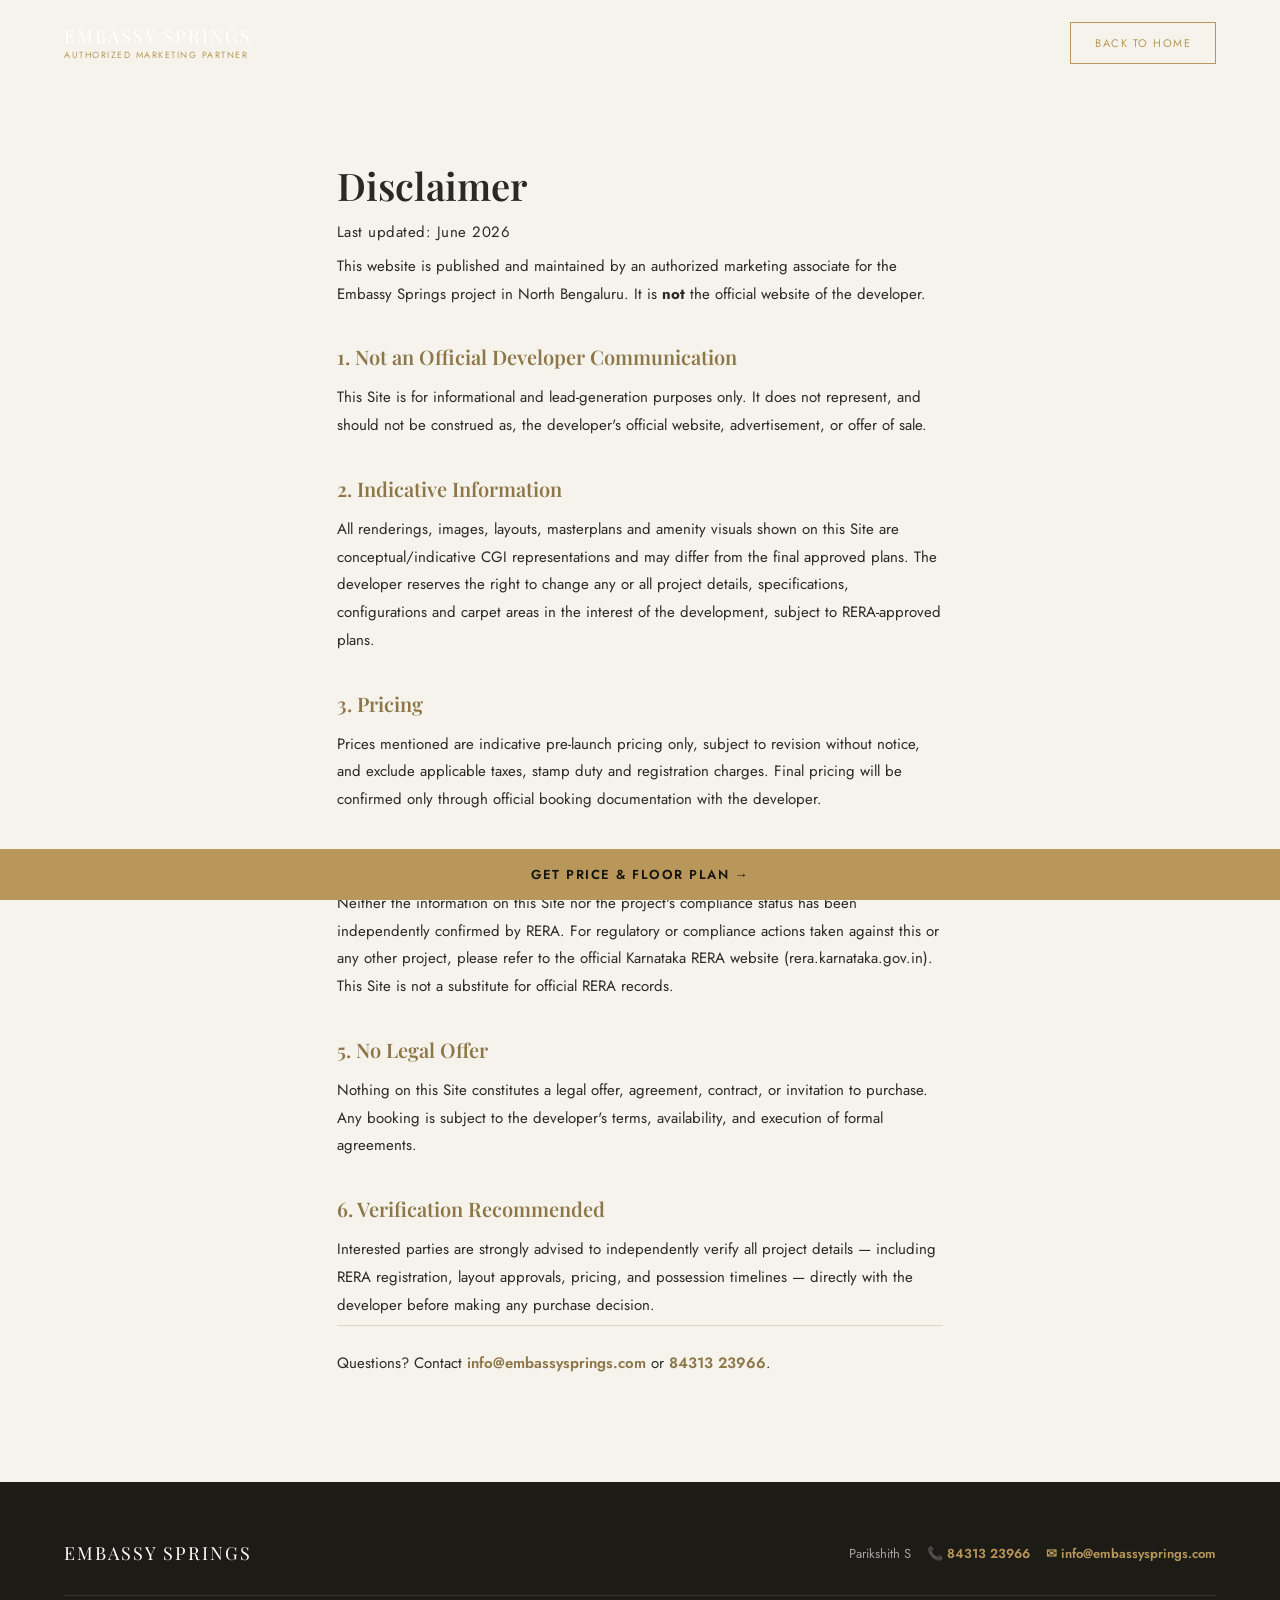
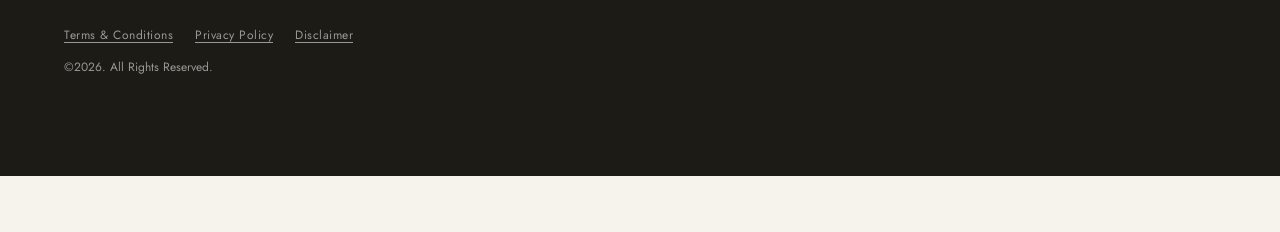
<file: disclaimer.html>
<!DOCTYPE html>
<html lang="en">
<head>
<meta charset="UTF-8">
<meta name="viewport" content="width=device-width, initial-scale=1.0">
<title>Disclaimer | Embassy Springs</title>
<meta name="description" content="Disclaimer for the Embassy Springs pre-launch information website, North Bengaluru. Not an official developer communication.">
<meta name="robots" content="index, follow">
<link rel="canonical" href="https://rahul72parihar.github.io/reallanding/disclaimer.html">
<link rel="icon" type="image/svg+xml" href="data:image/svg+xml,%3Csvg xmlns='http://www.w3.org/2000/svg' viewBox='0 0 100 100'%3E%3Crect width='100' height='100' fill='%2315140f'/%3E%3Ctext x='50' y='68' font-size='60' text-anchor='middle' fill='%23b9975a' font-family='Georgia,serif'%3EE%3C/text%3E%3C/svg%3E">
<link rel="stylesheet" href="style.css">
<link rel="preconnect" href="https://fonts.googleapis.com">
<link href="https://fonts.googleapis.com/css2?family=Playfair+Display:ital,wght@0,500;0,600;1,500;1,600&family=Jost:wght@300;400;500;600&display=swap" rel="stylesheet">
</head>
<body>

  <header class="navbar scrolled">
    <a href="index.html" class="logo">
      EMBASSY SPRINGS
      <span>Authorized Marketing Partner</span>
    </a>
    <a href="index.html" class="nav-cta">Back to Home</a>
  </header>

  <section class="legal-page">
    <h1>Disclaimer</h1>
    <p class="legal-updated">Last updated: June 2026</p>

    <p>This website is published and maintained by an authorized marketing associate for the Embassy Springs project in North Bengaluru. It is <strong>not</strong> the official website of the developer.</p>

    <h2>1. Not an Official Developer Communication</h2>
    <p>This Site is for informational and lead-generation purposes only. It does not represent, and should not be construed as, the developer's official website, advertisement, or offer of sale.</p>

    <h2>2. Indicative Information</h2>
    <p>All renderings, images, layouts, masterplans and amenity visuals shown on this Site are conceptual/indicative CGI representations and may differ from the final approved plans. The developer reserves the right to change any or all project details, specifications, configurations and carpet areas in the interest of the development, subject to RERA-approved plans.</p>

    <h2>3. Pricing</h2>
    <p>Prices mentioned are indicative pre-launch pricing only, subject to revision without notice, and exclude applicable taxes, stamp duty and registration charges. Final pricing will be confirmed only through official booking documentation with the developer.</p>

    <h2>4. RERA Compliance</h2>
    <p>Neither the information on this Site nor the project's compliance status has been independently confirmed by RERA. For regulatory or compliance actions taken against this or any other project, please refer to the official Karnataka RERA website (rera.karnataka.gov.in). This Site is not a substitute for official RERA records.</p>

    <h2>5. No Legal Offer</h2>
    <p>Nothing on this Site constitutes a legal offer, agreement, contract, or invitation to purchase. Any booking is subject to the developer's terms, availability, and execution of formal agreements.</p>

    <h2>6. Verification Recommended</h2>
    <p>Interested parties are strongly advised to independently verify all project details — including RERA registration, layout approvals, pricing, and possession timelines — directly with the developer before making any purchase decision.</p>

    <p class="legal-contact">Questions? Contact <a href="mailto:info@embassysprings.com">info@embassysprings.com</a> or <a href="tel:8431323966">84313 23966</a>.</p>
  </section>

  <footer>
    <div class="footer-top">
      <a href="index.html" class="logo">EMBASSY SPRINGS</a>
      <div class="footer-phone">
        <span>Parikshith S</span>
        <a href="tel:8431323966">📞 84313 23966</a>
        <a href="mailto:info@embassysprings.com">✉ info@embassysprings.com</a>
      </div>
    </div>
    <div class="legal-links">
      <a href="terms.html">Terms &amp; Conditions</a>
      <a href="privacy.html">Privacy Policy</a>
      <a href="disclaimer.html">Disclaimer</a>
    </div>
    <p class="copy">©2026. All Rights Reserved.</p>
  </footer>

  <a href="index.html#enquire" class="sticky-cta">Get Price &amp; Floor Plan →</a>

  <script src="script.js"></script>
</body>
</html>
</file>
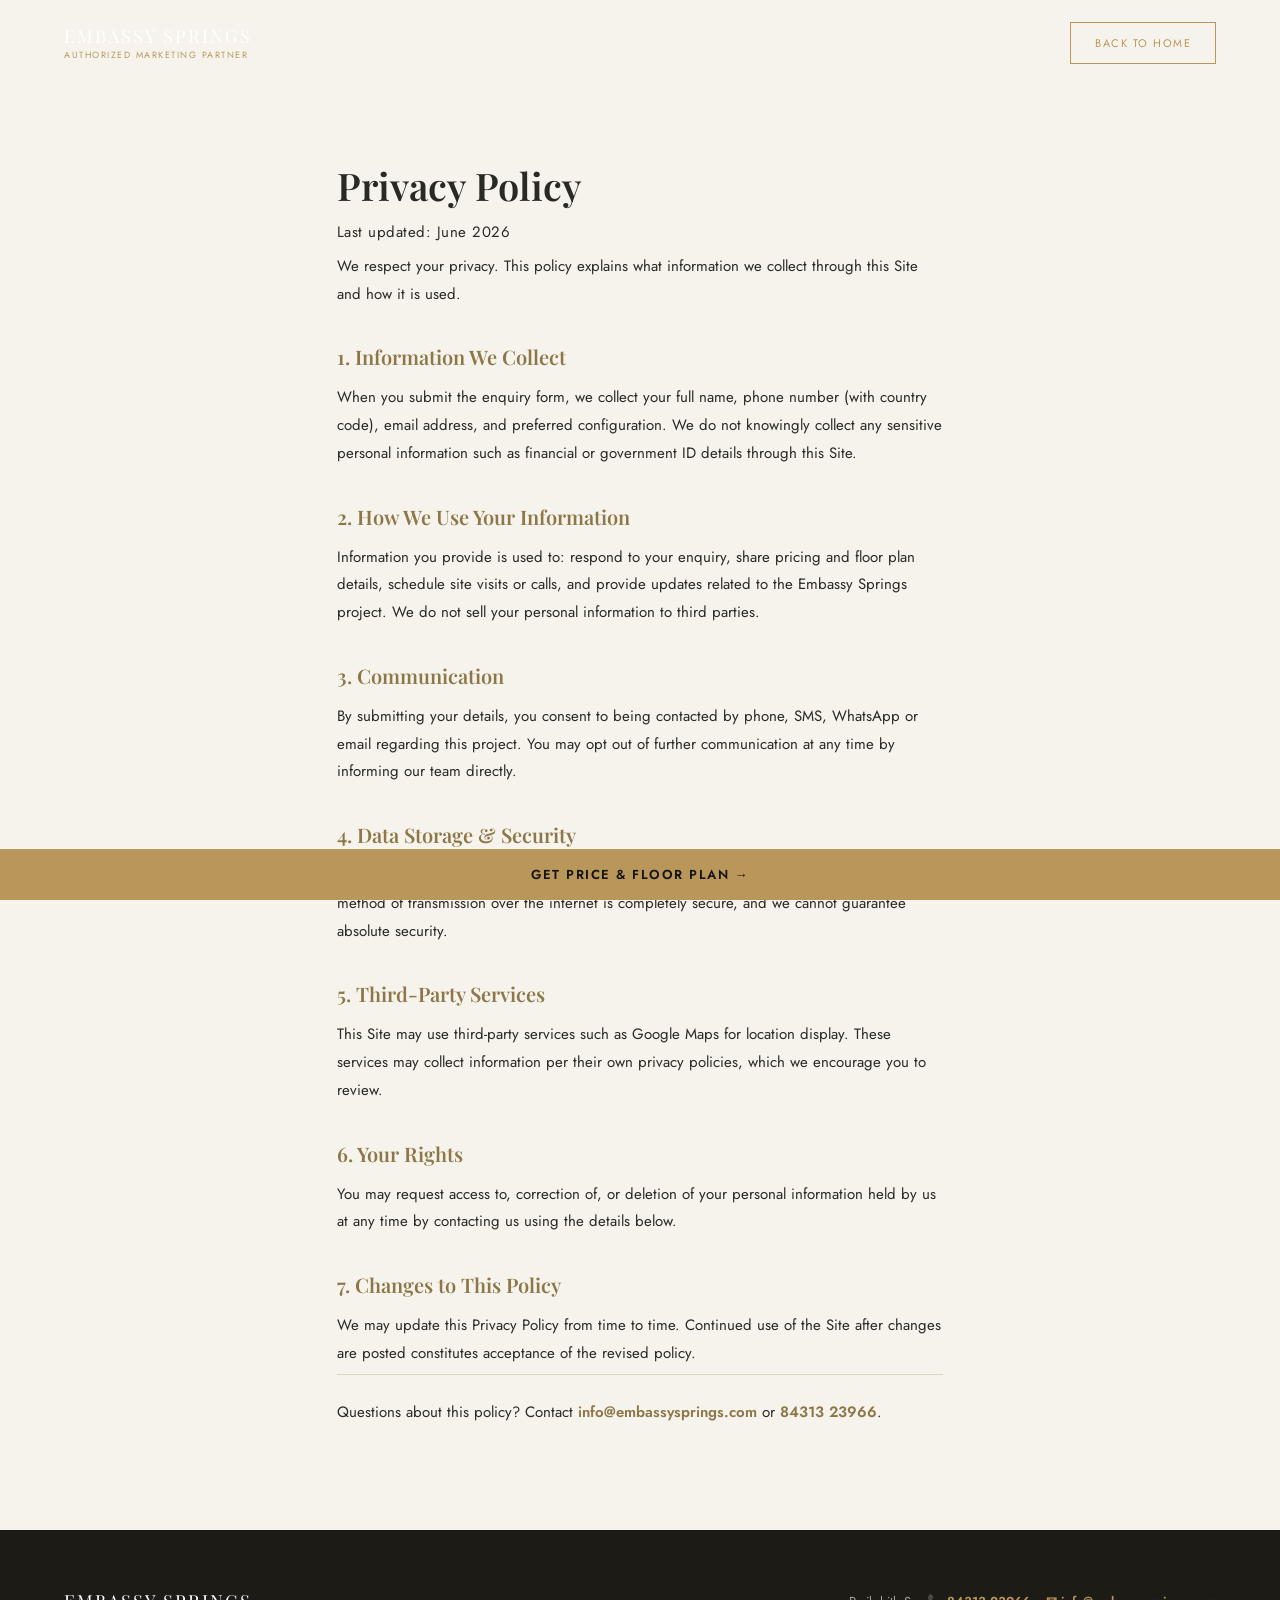
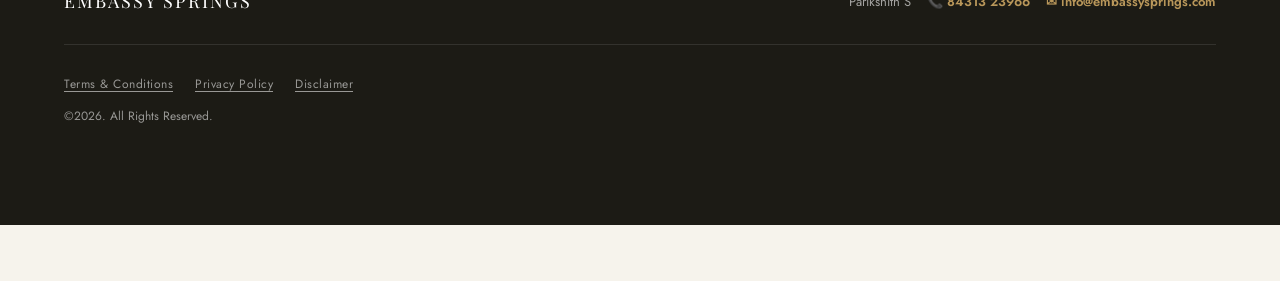
<file: privacy.html>
<!DOCTYPE html>
<html lang="en">
<head>
<meta charset="UTF-8">
<meta name="viewport" content="width=device-width, initial-scale=1.0">
<title>Privacy Policy | Embassy Springs</title>
<meta name="description" content="Privacy policy for the Embassy Springs pre-launch information website, North Bengaluru.">
<meta name="robots" content="index, follow">
<link rel="canonical" href="https://rahul72parihar.github.io/reallanding/privacy.html">
<link rel="icon" type="image/svg+xml" href="data:image/svg+xml,%3Csvg xmlns='http://www.w3.org/2000/svg' viewBox='0 0 100 100'%3E%3Crect width='100' height='100' fill='%2315140f'/%3E%3Ctext x='50' y='68' font-size='60' text-anchor='middle' fill='%23b9975a' font-family='Georgia,serif'%3EE%3C/text%3E%3C/svg%3E">
<link rel="stylesheet" href="style.css">
<link rel="preconnect" href="https://fonts.googleapis.com">
<link href="https://fonts.googleapis.com/css2?family=Playfair+Display:ital,wght@0,500;0,600;1,500;1,600&family=Jost:wght@300;400;500;600&display=swap" rel="stylesheet">
</head>
<body>

  <header class="navbar scrolled">
    <a href="index.html" class="logo">
      EMBASSY SPRINGS
      <span>Authorized Marketing Partner</span>
    </a>
    <a href="index.html" class="nav-cta">Back to Home</a>
  </header>

  <section class="legal-page">
    <h1>Privacy Policy</h1>
    <p class="legal-updated">Last updated: June 2026</p>

    <p>We respect your privacy. This policy explains what information we collect through this Site and how it is used.</p>

    <h2>1. Information We Collect</h2>
    <p>When you submit the enquiry form, we collect your full name, phone number (with country code), email address, and preferred configuration. We do not knowingly collect any sensitive personal information such as financial or government ID details through this Site.</p>

    <h2>2. How We Use Your Information</h2>
    <p>Information you provide is used to: respond to your enquiry, share pricing and floor plan details, schedule site visits or calls, and provide updates related to the Embassy Springs project. We do not sell your personal information to third parties.</p>

    <h2>3. Communication</h2>
    <p>By submitting your details, you consent to being contacted by phone, SMS, WhatsApp or email regarding this project. You may opt out of further communication at any time by informing our team directly.</p>

    <h2>4. Data Storage &amp; Security</h2>
    <p>We take reasonable measures to protect the information you share with us. However, no method of transmission over the internet is completely secure, and we cannot guarantee absolute security.</p>

    <h2>5. Third-Party Services</h2>
    <p>This Site may use third-party services such as Google Maps for location display. These services may collect information per their own privacy policies, which we encourage you to review.</p>

    <h2>6. Your Rights</h2>
    <p>You may request access to, correction of, or deletion of your personal information held by us at any time by contacting us using the details below.</p>

    <h2>7. Changes to This Policy</h2>
    <p>We may update this Privacy Policy from time to time. Continued use of the Site after changes are posted constitutes acceptance of the revised policy.</p>

    <p class="legal-contact">Questions about this policy? Contact <a href="mailto:info@embassysprings.com">info@embassysprings.com</a> or <a href="tel:8431323966">84313 23966</a>.</p>
  </section>

  <footer>
    <div class="footer-top">
      <a href="index.html" class="logo">EMBASSY SPRINGS</a>
      <div class="footer-phone">
        <span>Parikshith S</span>
        <a href="tel:8431323966">📞 84313 23966</a>
        <a href="mailto:info@embassysprings.com">✉ info@embassysprings.com</a>
      </div>
    </div>
    <div class="legal-links">
      <a href="terms.html">Terms &amp; Conditions</a>
      <a href="privacy.html">Privacy Policy</a>
      <a href="disclaimer.html">Disclaimer</a>
    </div>
    <p class="copy">©2026. All Rights Reserved.</p>
  </footer>

  <a href="index.html#enquire" class="sticky-cta">Get Price &amp; Floor Plan →</a>

  <script src="script.js"></script>
</body>
</html>
</file>
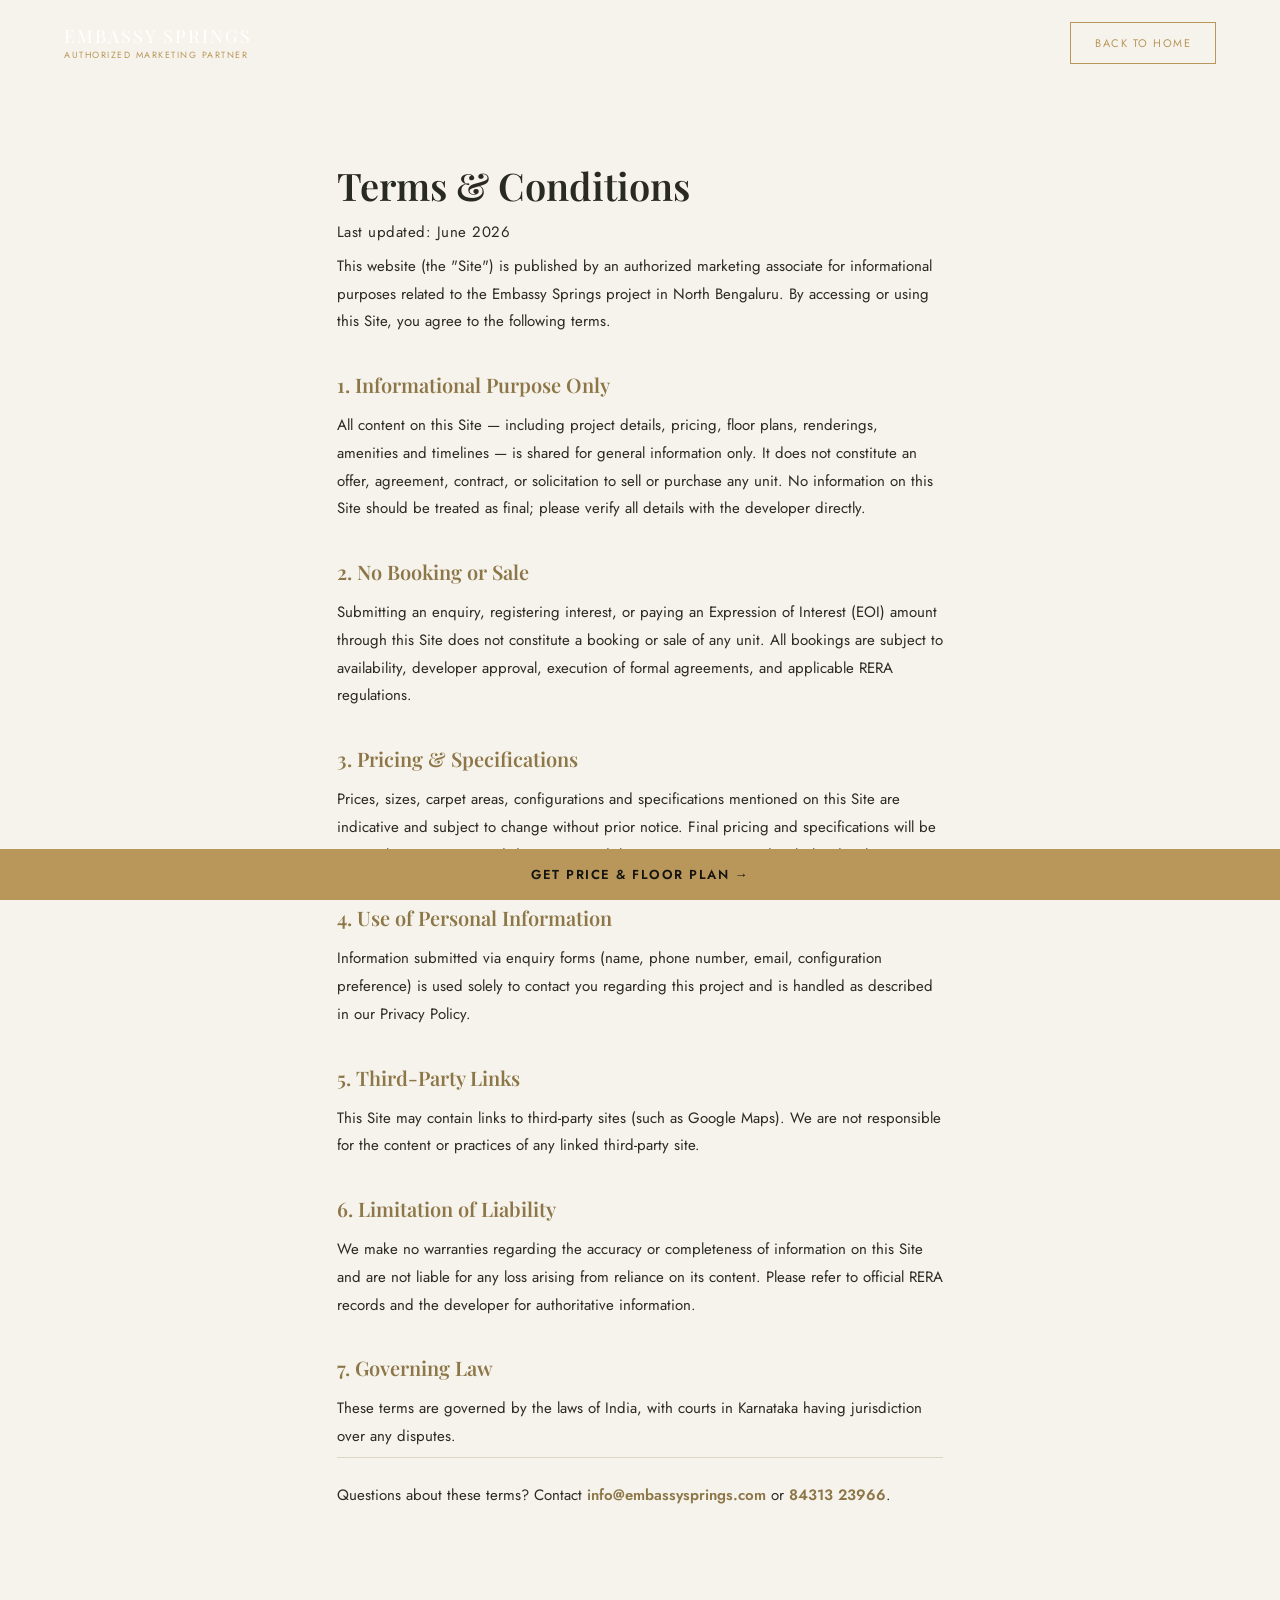
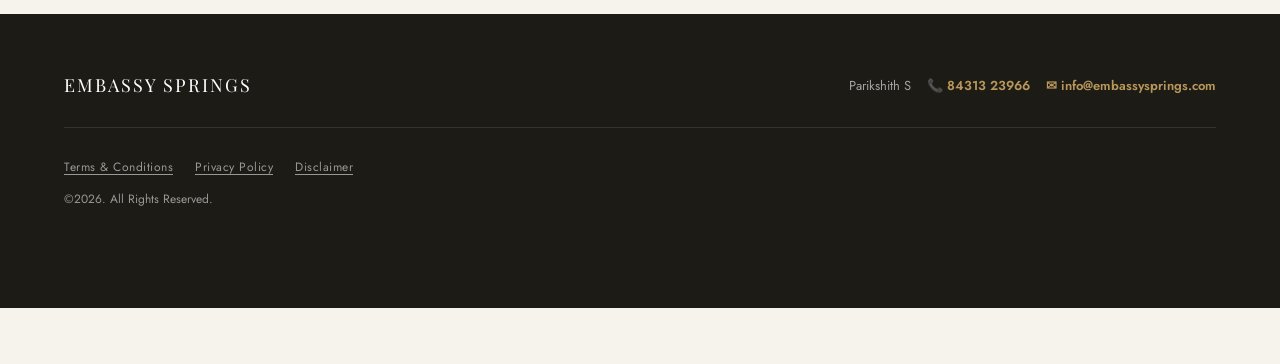
<file: terms.html>
<!DOCTYPE html>
<html lang="en">
<head>
<meta charset="UTF-8">
<meta name="viewport" content="width=device-width, initial-scale=1.0">
<title>Terms &amp; Conditions | Embassy Springs</title>
<meta name="description" content="Terms and conditions for using the Embassy Springs pre-launch information website, North Bengaluru.">
<meta name="robots" content="index, follow">
<link rel="canonical" href="https://rahul72parihar.github.io/reallanding/terms.html">
<link rel="icon" type="image/svg+xml" href="data:image/svg+xml,%3Csvg xmlns='http://www.w3.org/2000/svg' viewBox='0 0 100 100'%3E%3Crect width='100' height='100' fill='%2315140f'/%3E%3Ctext x='50' y='68' font-size='60' text-anchor='middle' fill='%23b9975a' font-family='Georgia,serif'%3EE%3C/text%3E%3C/svg%3E">
<link rel="stylesheet" href="style.css">
<link rel="preconnect" href="https://fonts.googleapis.com">
<link href="https://fonts.googleapis.com/css2?family=Playfair+Display:ital,wght@0,500;0,600;1,500;1,600&family=Jost:wght@300;400;500;600&display=swap" rel="stylesheet">
</head>
<body>

  <header class="navbar scrolled">
    <a href="index.html" class="logo">
      EMBASSY SPRINGS
      <span>Authorized Marketing Partner</span>
    </a>
    <a href="index.html" class="nav-cta">Back to Home</a>
  </header>

  <section class="legal-page">
    <h1>Terms &amp; Conditions</h1>
    <p class="legal-updated">Last updated: June 2026</p>

    <p>This website (the "Site") is published by an authorized marketing associate for informational purposes related to the Embassy Springs project in North Bengaluru. By accessing or using this Site, you agree to the following terms.</p>

    <h2>1. Informational Purpose Only</h2>
    <p>All content on this Site — including project details, pricing, floor plans, renderings, amenities and timelines — is shared for general information only. It does not constitute an offer, agreement, contract, or solicitation to sell or purchase any unit. No information on this Site should be treated as final; please verify all details with the developer directly.</p>

    <h2>2. No Booking or Sale</h2>
    <p>Submitting an enquiry, registering interest, or paying an Expression of Interest (EOI) amount through this Site does not constitute a booking or sale of any unit. All bookings are subject to availability, developer approval, execution of formal agreements, and applicable RERA regulations.</p>

    <h2>3. Pricing &amp; Specifications</h2>
    <p>Prices, sizes, carpet areas, configurations and specifications mentioned on this Site are indicative and subject to change without prior notice. Final pricing and specifications will be as per the RERA-approved documents and the agreement executed with the developer.</p>

    <h2>4. Use of Personal Information</h2>
    <p>Information submitted via enquiry forms (name, phone number, email, configuration preference) is used solely to contact you regarding this project and is handled as described in our Privacy Policy.</p>

    <h2>5. Third-Party Links</h2>
    <p>This Site may contain links to third-party sites (such as Google Maps). We are not responsible for the content or practices of any linked third-party site.</p>

    <h2>6. Limitation of Liability</h2>
    <p>We make no warranties regarding the accuracy or completeness of information on this Site and are not liable for any loss arising from reliance on its content. Please refer to official RERA records and the developer for authoritative information.</p>

    <h2>7. Governing Law</h2>
    <p>These terms are governed by the laws of India, with courts in Karnataka having jurisdiction over any disputes.</p>

    <p class="legal-contact">Questions about these terms? Contact <a href="mailto:info@embassysprings.com">info@embassysprings.com</a> or <a href="tel:8431323966">84313 23966</a>.</p>
  </section>

  <footer>
    <div class="footer-top">
      <a href="index.html" class="logo">EMBASSY SPRINGS</a>
      <div class="footer-phone">
        <span>Parikshith S</span>
        <a href="tel:8431323966">📞 84313 23966</a>
        <a href="mailto:info@embassysprings.com">✉ info@embassysprings.com</a>
      </div>
    </div>
    <div class="legal-links">
      <a href="terms.html">Terms &amp; Conditions</a>
      <a href="privacy.html">Privacy Policy</a>
      <a href="disclaimer.html">Disclaimer</a>
    </div>
    <p class="copy">©2026. All Rights Reserved.</p>
  </footer>

  <a href="index.html#enquire" class="sticky-cta">Get Price &amp; Floor Plan →</a>

  <script src="script.js"></script>
</body>
</html>
</file>
<file: style.css>
:root {
  --black: #15140f;
  --black-soft: #1c1b15;
  --cream: #f6f3ec;
  --cream-dim: #ece7da;
  --gold: #b9975a;
  --gold-dim: #8d7748;
  --text: #2a2a24;
  --muted: #6e6a5d;
  --muted-light: rgba(246,243,236,0.7);
}

* { margin: 0; padding: 0; box-sizing: border-box; }
html { scroll-behavior: smooth; }

body {
  font-family: 'Jost', sans-serif;
  background: var(--cream);
  color: var(--text);
  overflow-x: hidden;
}

h1, h2, h3 { font-family: 'Playfair Display', serif; font-weight: 600; }
em { font-style: italic; font-weight: 500; color: var(--gold); }
a { color: inherit; text-decoration: none; }
ul { list-style: none; }

/* Fade-up scroll animation */
.fade-up {
  opacity: 0;
  transform: translateY(28px);
  transition: opacity 0.9s cubic-bezier(.2,.6,.2,1), transform 0.9s cubic-bezier(.2,.6,.2,1);
}
.fade-up.visible {
  opacity: 1;
  transform: translateY(0);
}

/* Navbar */
.navbar {
  position: fixed;
  top: 0; left: 0; right: 0;
  z-index: 100;
  display: flex;
  align-items: center;
  justify-content: space-between;
  padding: 22px 5%;
  background: rgba(21,20,15,0.0);
  transition: background 0.4s ease, padding 0.4s ease;
}
.navbar.scrolled {
  background: rgba(21,20,15,0.92);
  padding: 14px 5%;
  backdrop-filter: blur(8px);
}

.logo {
  color: #fff;
  font-family: 'Playfair Display', serif;
  font-size: 18px;
  letter-spacing: 2px;
  display: flex;
  flex-direction: column;
  line-height: 1.3;
}
.logo span {
  font-family: 'Jost', sans-serif;
  font-size: 9px;
  letter-spacing: 1.5px;
  color: var(--gold);
  text-transform: uppercase;
}

.nav-links { display: flex; gap: 34px; }
.nav-links a {
  color: rgba(255,255,255,0.85);
  font-size: 12px;
  letter-spacing: 1.5px;
  text-transform: uppercase;
}
.nav-links a:hover { color: var(--gold); }

.nav-cta {
  border: 1px solid var(--gold);
  color: var(--gold);
  font-size: 11px;
  letter-spacing: 1.5px;
  text-transform: uppercase;
  padding: 12px 24px;
}
.nav-cta:hover { background: var(--gold); color: var(--black); }

.nav-toggle {
  display: none;
  flex-direction: column;
  justify-content: center;
  gap: 5px;
  width: 30px;
  height: 24px;
  background: none;
  border: none;
  cursor: pointer;
  z-index: 200;
}
.nav-toggle span {
  display: block;
  width: 100%;
  height: 1.5px;
  background: #fff;
  transition: transform 0.3s ease, opacity 0.3s ease;
}
.nav-toggle.open span:nth-child(1) { transform: translateY(6.5px) rotate(45deg); }
.nav-toggle.open span:nth-child(2) { opacity: 0; }
.nav-toggle.open span:nth-child(3) { transform: translateY(-6.5px) rotate(-45deg); }

.mobile-nav {
  position: fixed;
  top: 0; right: -100%;
  width: 78%;
  max-width: 320px;
  height: 100vh;
  background: var(--black);
  z-index: 150;
  display: flex;
  flex-direction: column;
  justify-content: center;
  gap: 28px;
  padding: 40px;
  transition: right 0.4s ease;
}
.mobile-nav.open { right: 0; }

.nav-backdrop {
  position: fixed;
  top: 0; left: 0; right: 0; bottom: 0;
  background: rgba(0,0,0,0.5);
  z-index: 140;
  opacity: 0;
  pointer-events: none;
  transition: opacity 0.3s ease;
}
.nav-backdrop.open {
  opacity: 1;
  pointer-events: auto;
}
.mobile-nav a {
  color: #fff;
  font-size: 16px;
  letter-spacing: 1px;
  text-transform: uppercase;
}
.mobile-nav .btn-gold {
  margin-top: 14px;
  text-align: center;
}
body.nav-open { overflow: hidden; }

/* Hero */
.hero {
  position: relative;
  height: 100vh;
  display: flex;
  align-items: center;
  overflow: hidden;
}
.hero-video {
  position: absolute;
  background-image: url('assets/lodha.png');
  top: 0; left: 0;
  width: 100%; height: 100%;
  object-fit: cover;
  z-index: 0;
}
.hero-overlay {
  position: absolute;
  top: 0; left: 0; right: 0; bottom: 0;
  background: linear-gradient(180deg, rgba(10,10,8,0.55) 0%, rgba(10,10,8,0.35) 45%, rgba(10,10,8,0.75) 100%);
  z-index: 1;
}
.hero-content {
  position: relative;
  z-index: 2;
  color: #fff;
  max-width: 720px;
  padding: 0 5%;
}
.eyebrow {
  letter-spacing: 3px;
  font-size: 12px;
  color: var(--gold);
  margin-bottom: 22px;
  text-transform: uppercase;
}
.hero h1 {
  font-size: 56px;
  line-height: 1.18;
  margin-bottom: 22px;
}
.hero-sub {
  font-size: 16px;
  color: rgba(255,255,255,0.85);
  max-width: 480px;
  margin-bottom: 34px;
}

.btn-gold {
  display: inline-block;
  background: var(--gold);
  color: var(--black);
  padding: 16px 36px;
  font-size: 12px;
  letter-spacing: 2px;
  text-transform: uppercase;
  transition: background 0.3s ease, transform 0.3s ease;
}
.btn-gold:hover { background: var(--cream); transform: translateY(-2px); }

.btn-outline {
  display: inline-block;
  border: 1px solid var(--gold-dim);
  color: var(--gold-dim);
  padding: 14px 30px;
  font-size: 11px;
  letter-spacing: 2px;
  text-transform: uppercase;
  transition: all 0.3s ease;
}
.btn-outline:hover { background: var(--gold); color: #fff; border-color: var(--gold); }

.scroll-indicator {
  position: absolute;
  bottom: -120px;
  left: 0;
  font-size: 10px;
  letter-spacing: 3px;
  color: rgba(255,255,255,0.7);
  display: flex;
  flex-direction: column;
  align-items: center;
  gap: 10px;
}
.scroll-indicator span {
  width: 1px;
  height: 36px;
  background: rgba(255,255,255,0.5);
  animation: scrolldown 1.8s infinite;
}
@keyframes scrolldown {
  0% { transform: scaleY(0); transform-origin: top; opacity: 0; }
  40% { transform: scaleY(1); transform-origin: top; opacity: 1; }
  100% { transform: scaleY(0); transform-origin: bottom; opacity: 0; }
}

/* Marquee */
.marquee {
  background: var(--black);
  overflow: hidden;
  padding: 16px 0;
  white-space: nowrap;
}
.marquee-track {
  display: inline-flex;
  animation: scrollMarquee 32s linear infinite;
}
.marquee-track span {
  color: var(--gold);
  font-size: 12px;
  letter-spacing: 2px;
  text-transform: uppercase;
  padding: 0 28px;
}
@keyframes scrollMarquee {
  0% { transform: translateX(0); }
  100% { transform: translateX(-50%); }
}

/* Section generics */
section { padding: 110px 5%; }
.tag {
  color: var(--gold-dim);
  font-size: 12px;
  letter-spacing: 3px;
  text-transform: uppercase;
  margin-bottom: 18px;
}
.center { text-align: center; }
section h2 { font-size: 38px; line-height: 1.3; margin-bottom: 24px; }

/* Overview */
.overview {
  display: grid;
  grid-template-columns: 1.2fr 1fr;
  gap: 60px;
  align-items: start;
}
.overview-text p { color: var(--muted); font-size: 15.5px; line-height: 1.85; margin-bottom: 26px; max-width: 520px; }
.overview-text ul { margin-bottom: 30px; }
.overview-text li { font-size: 14px; color: var(--text); margin-bottom: 12px; }

.stat-grid {
  display: grid;
  grid-template-columns: repeat(2, 1fr);
  gap: 1px;
  background: var(--gold-dim);
  border: 1px solid var(--gold-dim);
}
.stat-box {
  background: var(--cream);
  padding: 36px 24px;
}
.stat-box strong {
  display: block;
  font-family: 'Playfair Display', serif;
  font-size: 32px;
  color: var(--gold-dim);
  margin-bottom: 8px;
}
.stat-box span {
  font-size: 11px;
  letter-spacing: 1.5px;
  text-transform: uppercase;
  color: var(--muted);
}

/* Gallery */
.gallery { padding: 0 5% 110px; }
.gallery-grid {
  display: grid;
  grid-template-columns: repeat(3, 1fr);
  grid-template-rows: 280px 280px;
  gap: 8px;
}
.g-item {
  border-radius: 2px;
  overflow: hidden;
}
.g-item img {
  width: 100%;
  height: 100%;
  object-fit: cover;
  display: block;
  transition: transform 0.6s ease;
}
.g-item:hover img { transform: scale(1.05); }
.g-tall { grid-row: span 2; }
.g-wide { grid-column: span 2; }

/* Highlights */
.highlights { background: var(--black); color: #fff; }
.highlights .tag { color: var(--gold); }
.highlights h2 { color: #fff; }
.highlight-grid {
  display: grid;
  grid-template-columns: repeat(4, 1fr);
  gap: 1px;
  background: rgba(255,255,255,0.12);
  margin-top: 60px;
}
.highlight-card {
  background: var(--black);
  padding: 40px 28px;
  position: relative;
}
.hnum { font-family: 'Playfair Display', serif; font-size: 13px; color: rgba(255,255,255,0.35); }
.htag { color: var(--gold); font-size: 11px; letter-spacing: 2px; margin: 18px 0 10px; }
.highlight-card h3 { color: #fff; font-size: 19px; margin-bottom: 12px; }
.highlight-card p { font-size: 13.5px; color: rgba(255,255,255,0.6); line-height: 1.7; }

/* Pricing */
.pricing { background: var(--cream-dim); }
.price-grid {
  display: grid;
  grid-template-columns: repeat(4, 1fr);
  gap: 22px;
  margin-top: 60px;
}
.price-card {
  background: var(--cream);
  border: 1px solid #ddd6c4;
  padding: 38px 28px;
  position: relative;
  transition: transform 0.4s ease, box-shadow 0.4s ease;
}
.price-card:hover { transform: translateY(-6px); box-shadow: 0 20px 40px rgba(0,0,0,0.08); }
.price-card.featured { border-color: var(--gold); background: #fffdf7; }
.ribbon {
  position: absolute;
  top: -1px; right: -1px;
  background: var(--gold);
  color: #fff;
  font-size: 10px;
  letter-spacing: 1px;
  text-transform: uppercase;
  padding: 6px 14px;
}
.price-card h3 { font-size: 24px; margin-bottom: 10px; }
.psize { font-size: 12.5px; color: var(--muted); margin-bottom: 14px; }
.pprice { font-family: 'Playfair Display', serif; font-size: 22px; color: var(--gold-dim); margin-bottom: 18px; }
.price-card ul { margin-bottom: 26px; }
.price-card li {
  font-size: 13px;
  color: var(--text);
  margin-bottom: 8px;
  padding-left: 14px;
  position: relative;
}
.price-card li::before {
  content: '✦';
  position: absolute;
  left: 0;
  color: var(--gold);
  font-size: 10px;
}
.price-note {
  text-align: center;
  font-size: 12px;
  color: var(--muted);
  max-width: 640px;
  margin: 50px auto 0;
  line-height: 1.7;
}

/* Location */
.location {
  display: grid;
  grid-template-columns: 1fr 1fr;
  gap: 60px;
  align-items: center;
}
.location-text p { color: var(--muted); font-size: 15px; line-height: 1.8; margin-bottom: 30px; max-width: 460px; }
.loc-list {
  display: grid;
  grid-template-columns: repeat(2, 1fr);
  gap: 24px;
  margin-bottom: 34px;
}
.loc-list div { display: flex; flex-direction: column; gap: 4px; }
.loc-list strong { font-family: 'Playfair Display', serif; color: var(--gold-dim); font-size: 18px; }
.loc-list span { font-size: 12.5px; color: var(--muted); }
.location-map iframe {
  width: 100%;
  height: 360px;
  border: 0;
  filter: grayscale(15%);
}

/* About */
.about { text-align: center; }
.about-lead {
  max-width: 640px;
  margin: 0 auto 60px;
  font-size: 15.5px;
  color: var(--muted);
  line-height: 1.85;
}
.about-grid {
  display: grid;
  grid-template-columns: repeat(3, 1fr);
  gap: 1px;
  background: #ddd6c4;
  border: 1px solid #ddd6c4;
}
.about-card {
  background: var(--cream);
  padding: 40px 30px;
  text-align: left;
}
.about-card .hnum { font-family: 'Playfair Display', serif; font-size: 13px; color: var(--muted); opacity: 0.6; }
.about-card h3 { font-size: 18px; margin: 16px 0 12px; }
.about-card p { font-size: 13.5px; color: var(--muted); line-height: 1.7; }
.about-cta { display: inline-block; margin-top: 50px; }

/* FAQ */
.faq { background: var(--cream-dim); }
.accordion { max-width: 760px; margin: 60px auto 0; }
.acc-item { border-bottom: 1px solid #ddd6c4; }
.acc-head {
  width: 100%;
  background: none;
  border: none;
  text-align: left;
  font-family: 'Jost', sans-serif;
  font-size: 16px;
  padding: 24px 4px;
  display: flex;
  justify-content: space-between;
  align-items: center;
  cursor: pointer;
  color: var(--text);
}
.acc-head span { color: var(--gold-dim); font-size: 20px; transition: transform 0.3s ease; }
.acc-item.open .acc-head span { transform: rotate(45deg); }
.acc-body {
  max-height: 0;
  overflow: hidden;
  transition: max-height 0.4s ease;
}
.acc-item.open .acc-body { max-height: 200px; }
.acc-body p { font-size: 14px; color: var(--muted); line-height: 1.8; padding: 0 4px 24px; max-width: 600px; }

/* Enquire */
.enquire { background: var(--black); color: #fff; text-align: center; }
.enquire .tag { color: var(--gold); }
.enquire h2 { color: #fff; }
.enquire-sub { color: rgba(255,255,255,0.65); max-width: 480px; margin: 0 auto 50px; font-size: 14.5px; }
.enquiry-form {
  max-width: 480px;
  margin: 0 auto 36px;
  display: flex;
  flex-direction: column;
  gap: 16px;
}
.enquiry-form input,
.enquiry-form select {
  background: rgba(255,255,255,0.05);
  border: 1px solid rgba(255,255,255,0.2);
  color: #fff;
  padding: 15px 18px;
  font-family: 'Jost', sans-serif;
  font-size: 14px;
}
.enquiry-form input::placeholder { color: rgba(255,255,255,0.45); }
.enquiry-form select { color: rgba(255,255,255,0.75); cursor: pointer; }
.enquiry-form select option { color: #1a1a1a; background: #fff; }
.phone-row { display: flex; gap: 10px; position: relative; }
.phone-row input { flex: 1; min-width: 0; }

/* Custom searchable country-code select */
.cc-select { position: relative; flex: 0 0 120px; }
.cc-trigger {
  width: 100%;
  height: 100%;
  background: rgba(255,255,255,0.05);
  border: 1px solid rgba(255,255,255,0.2);
  color: #fff;
  padding: 15px 10px;
  font-family: 'Jost', sans-serif;
  font-size: 14px;
  display: flex;
  align-items: center;
  justify-content: space-between;
  gap: 6px;
  cursor: pointer;
}
.cc-trigger:hover { border-color: rgba(255,255,255,0.4); }
.cc-arrow { font-size: 10px; color: var(--gold); transition: transform 0.25s ease; }
.cc-select.open .cc-arrow { transform: rotate(180deg); }

.cc-dropdown {
  display: none;
  position: fixed;
  width: 280px;
  max-width: 80vw;
  background-color: var(--black-soft);
  border: 1px solid rgba(255,255,255,0.15);
  border-radius: 6px;
  box-shadow: 0 20px 50px rgba(0,0,0,0.5);
  z-index: 999;
  overflow: hidden;
  isolation: isolate;
  transform: translateZ(0);
  -webkit-transform: translateZ(0);
  will-change: transform;
  backface-visibility: hidden;
}
.cc-dropdown.open { display: block; }

.cc-search {
  width: 100%;
  padding: 14px 16px;
  background: rgba(255,255,255,0.04);
  border: none;
  border-bottom: 1px solid rgba(255,255,255,0.12);
  color: #fff;
  font-family: 'Jost', sans-serif;
  font-size: 14px;
  outline: none;
}
.cc-search::placeholder { color: rgba(255,255,255,0.4); }

.cc-list {
  list-style: none;
  max-height: 260px;
  overflow-y: auto;
  padding: 6px 0;
}
.cc-list li {
  display: flex;
  justify-content: space-between;
  gap: 12px;
  padding: 11px 16px;
  font-size: 13.5px;
  color: rgba(255,255,255,0.85);
  cursor: pointer;
}
.cc-list li:hover { background: rgba(185,151,90,0.15); color: #fff; }
.cc-item-name { white-space: nowrap; overflow: hidden; text-overflow: ellipsis; }
.cc-item-code { color: var(--gold); flex-shrink: 0; }
.cc-empty { color: rgba(255,255,255,0.45); cursor: default; justify-content: center; }
.cc-empty:hover { background: none; }

.cc-list::-webkit-scrollbar { width: 6px; }
.cc-list::-webkit-scrollbar-thumb { background: rgba(255,255,255,0.2); border-radius: 3px; }
.enquiry-form button {
  background: var(--gold);
  color: var(--black);
  border: none;
  padding: 16px;
  font-size: 13px;
  letter-spacing: 2px;
  text-transform: uppercase;
  cursor: pointer;
  transition: background 0.3s ease;
}
.enquiry-form button:hover { background: var(--cream); }
.contact-block { font-size: 14px; color: rgba(255,255,255,0.65); }
.contact-block a { color: var(--gold); font-weight: 600; }

/* Footer */
footer {
  background: var(--black-soft);
  color: rgba(255,255,255,0.55);
  padding: 60px 5% 100px;
}
.footer-top {
  display: flex;
  justify-content: space-between;
  align-items: center;
  padding-bottom: 30px;
  border-bottom: 1px solid rgba(255,255,255,0.1);
  margin-bottom: 30px;
}
.footer-top .logo { color: #fff; }
.footer-top .logo span { display: none; }
.footer-top nav { display: flex; gap: 26px; }
.footer-top nav a { font-size: 12px; letter-spacing: 1px; text-transform: uppercase; color: rgba(255,255,255,0.6); }
.footer-phone { display: flex; align-items: center; gap: 16px; flex-wrap: wrap; font-size: 13px; color: var(--gold); font-weight: 600; }
.footer-phone span { color: rgba(255,255,255,0.6); font-weight: 400; }
.footer-phone a { color: var(--gold); }

.legal-links { display: flex; gap: 22px; margin-bottom: 14px; }
.legal-links a { font-size: 12px; letter-spacing: 0.5px; color: rgba(255,255,255,0.55); text-decoration: underline; text-underline-offset: 3px; }
.legal-links a:hover { color: var(--gold); }

.rera-block {
  border-top: 1px solid rgba(255,255,255,0.1);
  padding-top: 26px;
  margin-bottom: 26px;
}
.rera-tag {
  color: var(--gold);
  font-size: 11px;
  letter-spacing: 2px;
  text-transform: uppercase;
  margin-bottom: 14px;
}
.rera-grid {
  display: flex;
  flex-wrap: wrap;
  gap: 26px 48px;
}
.rera-grid div { display: flex; flex-direction: column; gap: 4px; }
.rera-grid span { font-size: 11px; color: rgba(255,255,255,0.45); text-transform: uppercase; letter-spacing: 0.5px; }
.rera-grid strong { font-size: 12.5px; color: rgba(255,255,255,0.8); font-weight: 500; letter-spacing: 0.3px; }

.disclaimer { font-size: 11.5px; line-height: 1.8; max-width: 900px; margin-bottom: 16px; color: rgba(255,255,255,0.4); }
.copy { font-size: 12px; }

/* Sticky CTA */
.sticky-cta {
  position: fixed;
  bottom: 0; left: 0; right: 0;
  z-index: 99;
  background: var(--gold);
  color: var(--black);
  text-align: center;
  padding: 16px;
  font-size: 13px;
  letter-spacing: 1.5px;
  text-transform: uppercase;
  font-weight: 600;
}
.sticky-cta:hover { background: #c9a866; }

@media (max-width: 1000px) {
  .nav-links, .nav-cta { display: none; }
  .nav-toggle { display: flex; }
  .overview, .location { grid-template-columns: 1fr; }
  .highlight-grid, .price-grid, .about-grid { grid-template-columns: repeat(2, 1fr); }
  .gallery-grid { grid-template-columns: repeat(2, 1fr); grid-template-rows: repeat(2, 220px); }
  .g-tall, .g-wide { grid-row: span 1; grid-column: span 1; }
  .hero h1 { font-size: 42px; }
  section h2 { font-size: 30px; }
  .loc-list { grid-template-columns: 1fr; }
  section { padding: 80px 6%; }
}

@media (max-width: 760px) {
  .footer-top { flex-direction: column; align-items: flex-start; gap: 18px; }
  .footer-top nav { flex-wrap: wrap; gap: 16px 22px; }
  .location-map iframe { height: 280px; }
}

@media (max-width: 600px) {
  .highlight-grid, .price-grid, .gallery-grid, .about-grid { grid-template-columns: 1fr; }
  .gallery-grid { grid-template-rows: repeat(4, 180px); }
  .g-tall, .g-wide { grid-column: span 1; grid-row: span 1; }
  .stat-grid { grid-template-columns: 1fr; }

  .navbar { padding: 16px 6%; }
  .logo { font-size: 15px; }
  .logo span { font-size: 8px; }

  .cc-select { flex: 0 0 100px; }
  .cc-trigger { padding: 13px 8px; font-size: 13px; }
  .cc-dropdown { width: 260px; }

  .hero-content { padding: 0 6%; }
  .eyebrow { font-size: 10.5px; margin-bottom: 16px; }
  .hero h1 { font-size: 32px; line-height: 1.22; margin-bottom: 16px; }
  .hero-sub { font-size: 14px; margin-bottom: 26px; }
  .btn-gold, .btn-outline { padding: 14px 26px; font-size: 11px; }
  .scroll-indicator { display: none; }

  section { padding: 64px 6%; }
  section h2 { font-size: 25px; }
  .tag { font-size: 11px; letter-spacing: 2px; }

  .marquee-track span { font-size: 10.5px; padding: 0 18px; }

  .overview-text p, .location-text p { font-size: 14px; }
  .stat-box { padding: 26px 20px; }
  .stat-box strong { font-size: 26px; }

  .highlight-card { padding: 32px 22px; }
  .price-card { padding: 30px 22px; }
  .price-grid { gap: 16px; }

  .loc-list { gap: 18px; }
  .location-map iframe { height: 240px; }

  .accordion { margin-top: 40px; }
  .acc-head { font-size: 14.5px; padding: 20px 2px; }

  .enquiry-form { max-width: 100%; }
  .enquire-sub { margin-bottom: 36px; }

  .sticky-cta { font-size: 11.5px; padding: 14px; }
  .disclaimer { font-size: 11px; }
  .gallery { padding: 0 6% 64px; }
}

@media (max-width: 380px) {
  .hero h1 { font-size: 28px; }
  .loc-list { grid-template-columns: 1fr; }
}

body { padding-bottom: 56px; }

/* Legal pages */
.legal-page {
  max-width: 760px;
  margin: 0 auto;
  padding: 160px 6% 100px;
}
.legal-page h1 { font-size: 38px; margin-bottom: 8px; }
.legal-updated { font-size: 12.5px; color: var(--muted); letter-spacing: 0.5px; margin-bottom: 40px; }
.legal-page h2 { font-size: 20px; margin: 36px 0 14px; color: var(--gold-dim); }
.legal-page p { font-size: 15px; line-height: 1.85; color: var(--text); margin-bottom: 4px; }
.legal-page p + p { margin-top: 6px; }
.legal-contact { margin-top: 44px; padding-top: 24px; border-top: 1px solid #ddd6c4; font-size: 14px; color: var(--muted); }
.legal-contact a { color: var(--gold-dim); font-weight: 600; }

@media (max-width: 600px) {
  .legal-page { padding: 120px 6% 70px; }
  .legal-page h1 { font-size: 28px; }
  .legal-page h2 { font-size: 17px; }
  .legal-page p { font-size: 14px; }
}
</file>
